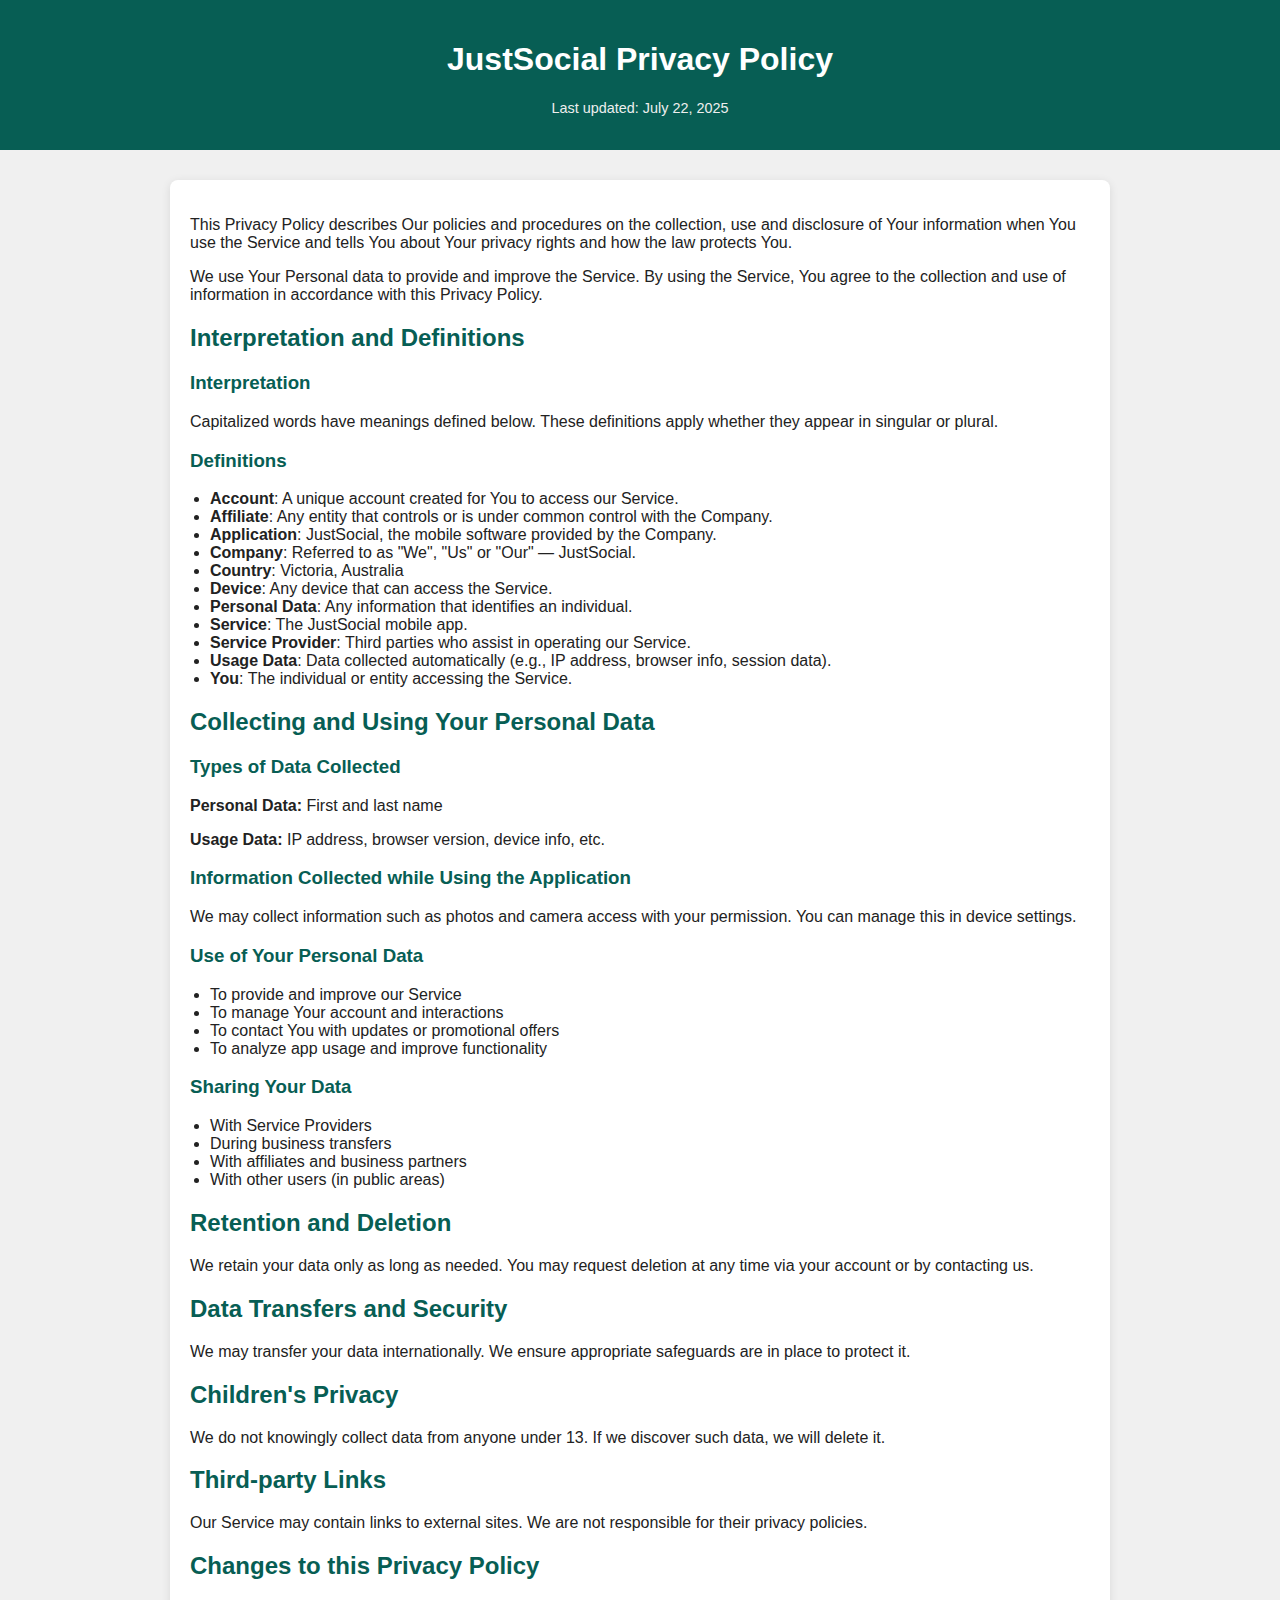
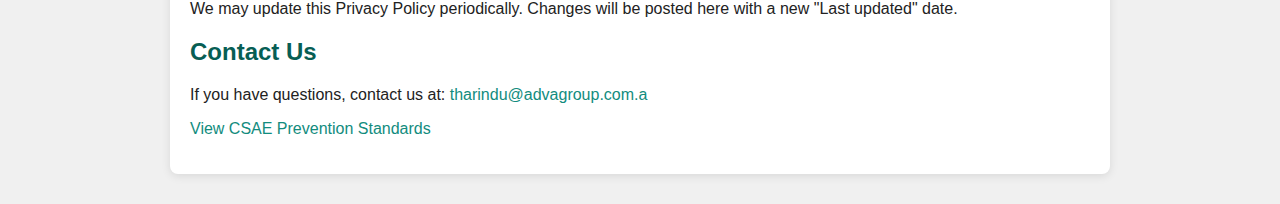
<file: index.html>
<!DOCTYPE html>
<html lang="en">
<head>
  <meta charset="UTF-8" />
  <meta name="viewport" content="width=device-width, initial-scale=1.0" />
  <title>Privacy Policy - JustSocial</title>
  <link rel="stylesheet" href="style.css" />
</head>
<body>
  <header>
    <h1 style="color: white;">JustSocial Privacy Policy</h1>
    <p class="last-updated">Last updated: July 22, 2025</p>
  </header>
  <main>
    <p>This Privacy Policy describes Our policies and procedures on the collection, use and disclosure of Your information when You use the Service and tells You about Your privacy rights and how the law protects You.</p>

    <p>We use Your Personal data to provide and improve the Service. By using the Service, You agree to the collection and use of information in accordance with this Privacy Policy.</p>

    <h2>Interpretation and Definitions</h2>
    <h3>Interpretation</h3>
    <p>Capitalized words have meanings defined below. These definitions apply whether they appear in singular or plural.</p>

    <h3>Definitions</h3>
    <ul>
      <li><strong>Account</strong>: A unique account created for You to access our Service.</li>
      <li><strong>Affiliate</strong>: Any entity that controls or is under common control with the Company.</li>
      <li><strong>Application</strong>: JustSocial, the mobile software provided by the Company.</li>
      <li><strong>Company</strong>: Referred to as "We", "Us" or "Our" — JustSocial.</li>
      <li><strong>Country</strong>: Victoria, Australia</li>
      <li><strong>Device</strong>: Any device that can access the Service.</li>
      <li><strong>Personal Data</strong>: Any information that identifies an individual.</li>
      <li><strong>Service</strong>: The JustSocial mobile app.</li>
      <li><strong>Service Provider</strong>: Third parties who assist in operating our Service.</li>
      <li><strong>Usage Data</strong>: Data collected automatically (e.g., IP address, browser info, session data).</li>
      <li><strong>You</strong>: The individual or entity accessing the Service.</li>
    </ul>

    <h2>Collecting and Using Your Personal Data</h2>
    <h3>Types of Data Collected</h3>
    <p><strong>Personal Data:</strong> First and last name</p>
    <p><strong>Usage Data:</strong> IP address, browser version, device info, etc.</p>

    <h3>Information Collected while Using the Application</h3>
    <p>We may collect information such as photos and camera access with your permission. You can manage this in device settings.</p>

    <h3>Use of Your Personal Data</h3>
    <ul>
      <li>To provide and improve our Service</li>
      <li>To manage Your account and interactions</li>
      <li>To contact You with updates or promotional offers</li>
      <li>To analyze app usage and improve functionality</li>
    </ul>

    <h3>Sharing Your Data</h3>
    <ul>
      <li>With Service Providers</li>
      <li>During business transfers</li>
      <li>With affiliates and business partners</li>
      <li>With other users (in public areas)</li>
    </ul>

    <h2>Retention and Deletion</h2>
    <p>We retain your data only as long as needed. You may request deletion at any time via your account or by contacting us.</p>

    <h2>Data Transfers and Security</h2>
    <p>We may transfer your data internationally. We ensure appropriate safeguards are in place to protect it.</p>

    <h2>Children's Privacy</h2>
    <p>We do not knowingly collect data from anyone under 13. If we discover such data, we will delete it.</p>

    <h2>Third-party Links</h2>
    <p>Our Service may contain links to external sites. We are not responsible for their privacy policies.</p>

    <h2>Changes to this Privacy Policy</h2>
    <p>We may update this Privacy Policy periodically. Changes will be posted here with a new "Last updated" date.</p>

    <h2>Contact Us</h2>
    <p>If you have questions, contact us at: <a href="mailto:tharindu@advagroup.com.a">tharindu@advagroup.com.a</a></p>

    <p><a href="csae-standards.html">View CSAE Prevention Standards</a></p>
  </main>
</body>
</html>
</file>
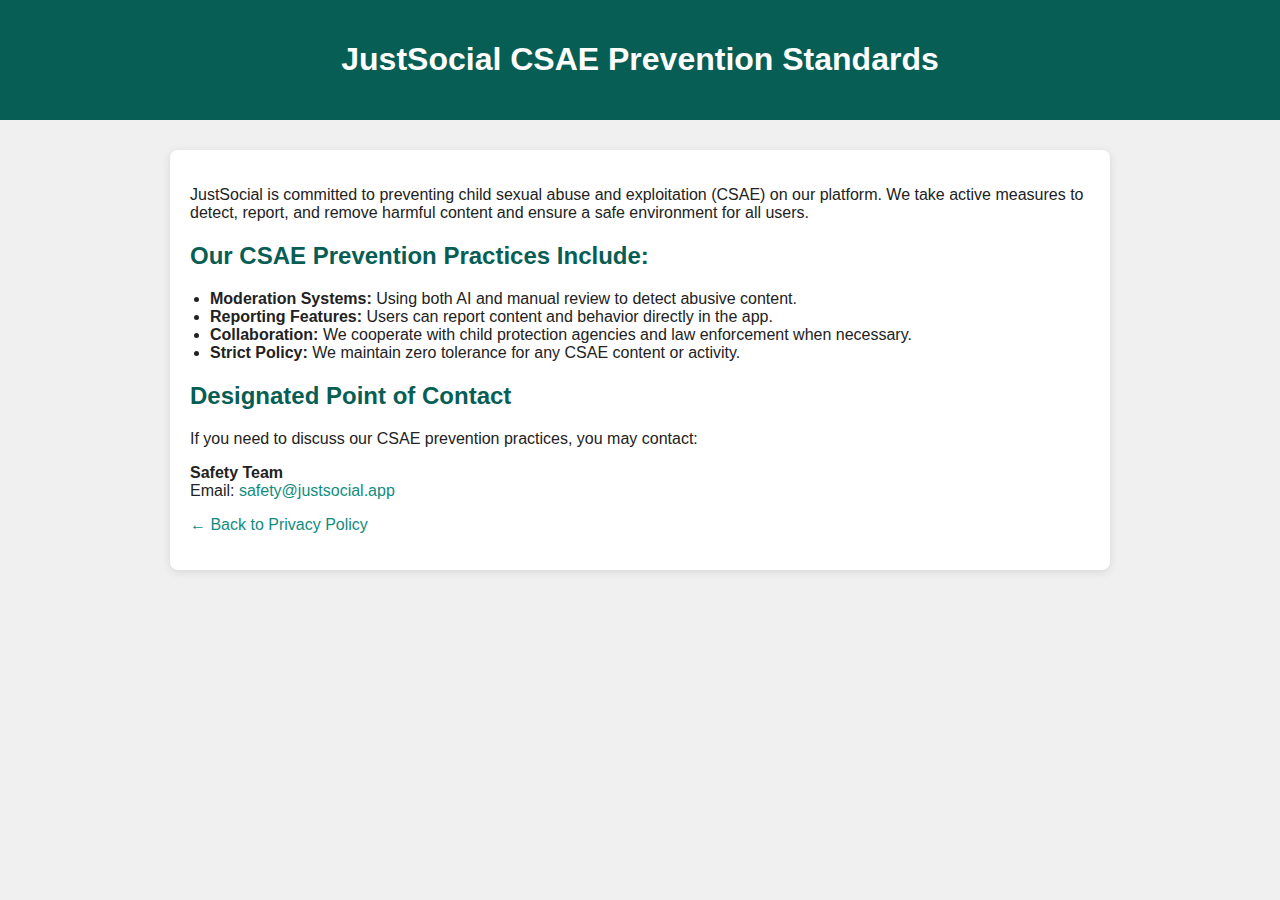
<file: csae-standards.html>
<!DOCTYPE html>
<html lang="en">
<head>
  <meta charset="UTF-8">
  <meta name="viewport" content="width=device-width, initial-scale=1.0">
  <title>CSAE Prevention Standards – JustSocial</title>
  <link rel="stylesheet" href="style.css">
</head>
<body>
  <header>
    <h1 style="color: white;">JustSocial CSAE Prevention Standards</h1>
  </header>
  <main>
    <p>JustSocial is committed to preventing child sexual abuse and exploitation (CSAE) on our platform. We take active measures to detect, report, and remove harmful content and ensure a safe environment for all users.</p>

    <h2>Our CSAE Prevention Practices Include:</h2>
    <ul>
      <li><strong>Moderation Systems:</strong> Using both AI and manual review to detect abusive content.</li>
      <li><strong>Reporting Features:</strong> Users can report content and behavior directly in the app.</li>
      <li><strong>Collaboration:</strong> We cooperate with child protection agencies and law enforcement when necessary.</li>
      <li><strong>Strict Policy:</strong> We maintain zero tolerance for any CSAE content or activity.</li>
    </ul>

    <h2>Designated Point of Contact</h2>
    <p>If you need to discuss our CSAE prevention practices, you may contact:</p>
    <p><strong>Safety Team</strong><br>
    Email: <a href="mailto:tharindu@advagroup.com.a">safety@justsocial.app</a></p>

    <p><a href="index.html">← Back to Privacy Policy</a></p>
  </main>
</body>
</html>
</file>
<file: style.css>
body {
  font-family: Arial, sans-serif;
  margin: 0;
  background-color: #f0f0f0;
  color: #222;
}

header {
  background-color: #075e54; /* WhatsApp-like primary */
  padding: 20px;
  color: white;
  text-align: center;
}

main {
  background: white;
  max-width: 900px;
  margin: 30px auto;
  padding: 20px;
  border-radius: 8px;
  box-shadow: 0 2px 10px rgba(0,0,0,0.1);
}

h1, h2, h3 {
  color: #075e54;
}

ul {
  padding-left: 20px;
}

a {
  color: #128c7e; /* WhatsApp secondary */
  text-decoration: none;
}

a:hover {
  text-decoration: underline;
}

.last-updated {
  font-size: 0.9em;
  color: #eee;
}
</file>
